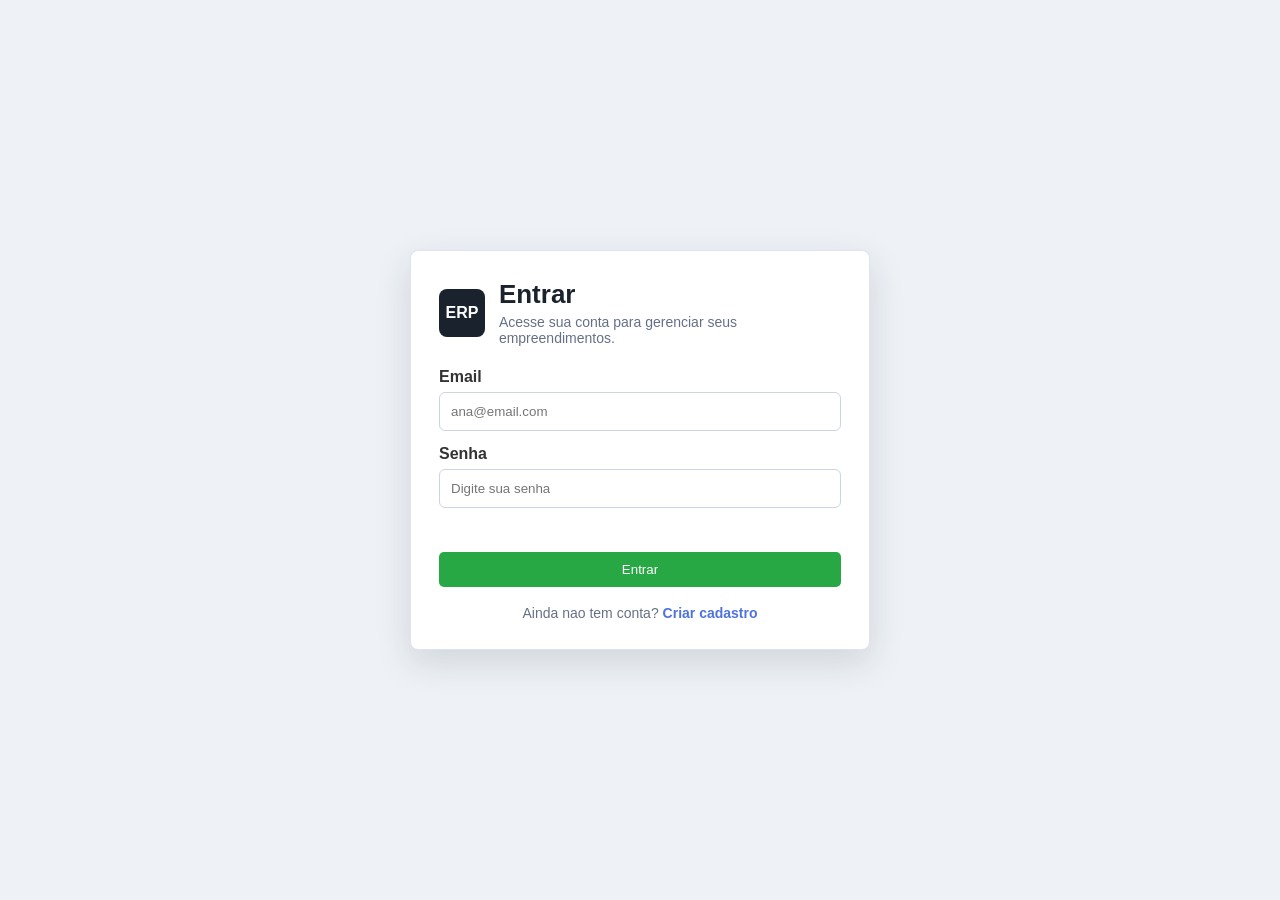
<file: Web/index.html>
<!DOCTYPE html>
<html lang="pt-br">
<head>
    <meta charset="UTF-8">
    <title>Login - Gestor ERP</title>
    <link rel="stylesheet" href="Login/login.css">
</head>
<body class="cadastro-page">
<main class="cadastro-container">
    <section class="cadastro-card">
        <div class="cadastro-header">
            <span class="brand-mark">ERP</span>
            <div>
                <h1>Entrar</h1>
                <p>Acesse sua conta para gerenciar seus empreendimentos.</p>
            </div>
        </div>

        <form id="formLogin" class="cadastro-form">
            <label for="emailLogin">Email</label>
            <input type="email" id="emailLogin" required placeholder="ana@email.com">

            <label for="senhaLogin">Senha</label>
            <input type="password" id="senhaLogin" required placeholder="Digite sua senha">

            <p id="erroLogin" class="form-error"></p>

            <button type="submit" class="btn-save">Entrar</button>
        </form>

        <p class="auth-link">Ainda nao tem conta? <a href="Cadastro/cadastro.html">Criar cadastro</a></p>
    </section>
</main>

<script src="Login/login.js"></script>
</body>
</html>
</file>
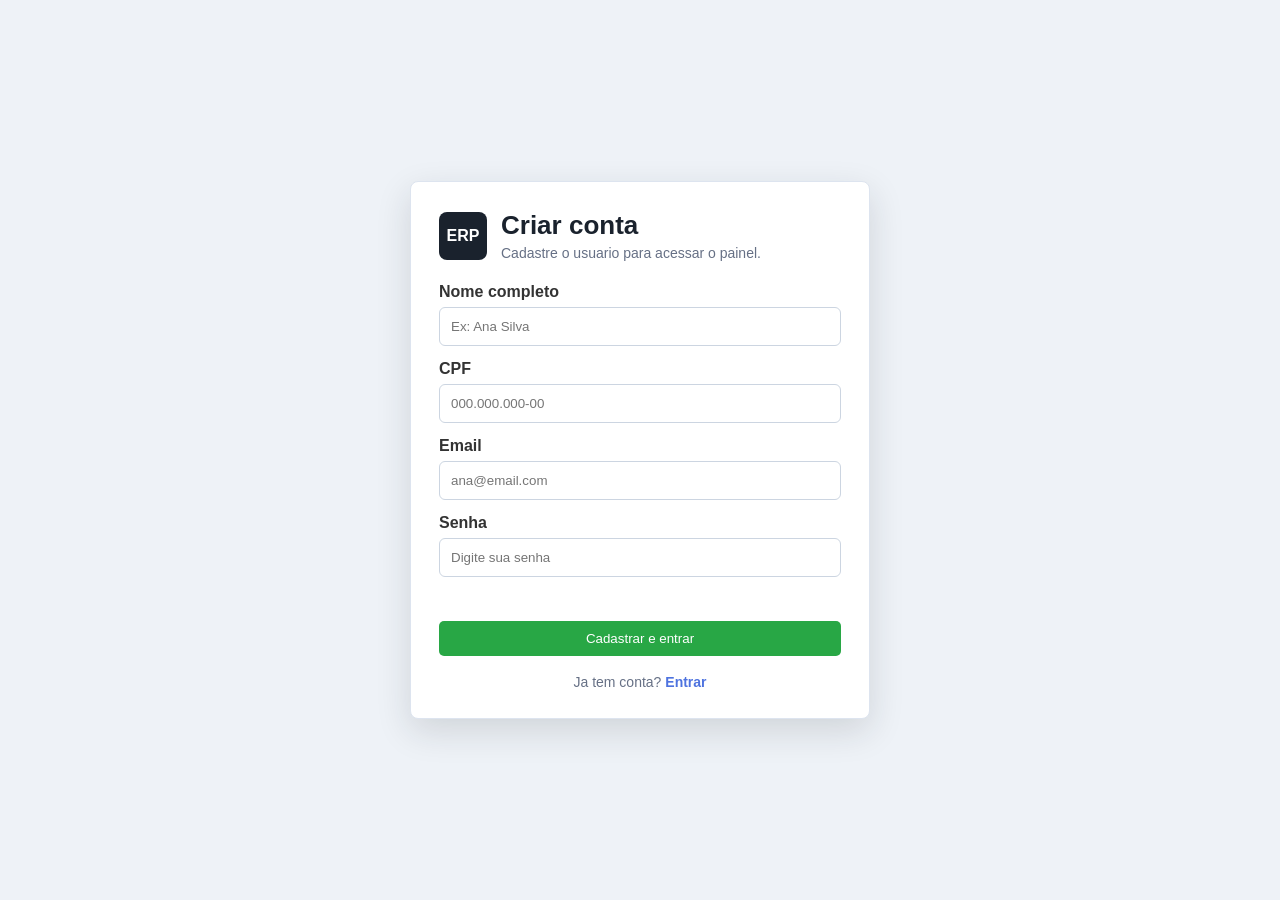
<file: Web/Cadastro/cadastro.html>
<!DOCTYPE html>
<html lang="pt-br">
<head>
    <meta charset="UTF-8">
    <title>Cadastro - Gestor ERP</title>
    <link rel="stylesheet" href="cadastro.css">
</head>
<body class="cadastro-page">
<main class="cadastro-container">
    <section class="cadastro-card">
        <div class="cadastro-header">
            <span class="brand-mark">ERP</span>
            <div>
                <h1>Criar conta</h1>
                <p>Cadastre o usuario para acessar o painel.</p>
            </div>
        </div>

        <form id="formCadastro" class="cadastro-form">
            <label for="nomeCadastro">Nome completo</label>
            <input type="text" id="nomeCadastro" required placeholder="Ex: Ana Silva">

            <label for="cpfCadastro">CPF</label>
            <input type="text" id="cpfCadastro" required placeholder="000.000.000-00">

            <label for="emailCadastro">Email</label>
            <input type="email" id="emailCadastro" required placeholder="ana@email.com">

            <label for="senhaCadastro">Senha</label>
            <input type="password" id="senhaCadastro" required minlength="8" placeholder="Digite sua senha">

            <p id="erroCadastro" class="form-error"></p>

            <button type="submit" class="btn-save">Cadastrar e entrar</button>
        </form>

        <p class="auth-link">Ja tem conta? <a href="../index.html">Entrar</a></p>
    </section>
</main>

<script src="cadastro.js"></script>
</body>
</html>
</file>
<file: Web/Login/login.css>
* {
    margin: 0;
    padding: 0;
    box-sizing: border-box;
    font-family: "Segoe UI", sans-serif;
}

.cadastro-page {
    display: flex;
    align-items: center;
    justify-content: center;
    background: #eef2f7;
    min-height: 100vh;
}

.cadastro-container {
    width: min(94vw, 460px);
}

.cadastro-card {
    background: white;
    border: 1px solid #dde4ef;
    border-radius: 8px;
    box-shadow: 0 12px 35px rgba(26, 34, 45, 0.14);
    padding: 28px;
}

.cadastro-header {
    display: flex;
    align-items: center;
    gap: 14px;
    margin-bottom: 22px;
}

.brand-mark {
    display: inline-flex;
    align-items: center;
    justify-content: center;
    width: 48px;
    height: 48px;
    border-radius: 8px;
    background: #1a222d;
    color: white;
    font-weight: 700;
}

.cadastro-header h1 {
    color: #1a222d;
    font-size: 26px;
    margin-bottom: 4px;
}

.cadastro-header p {
    color: #667085;
    font-size: 14px;
}

.cadastro-form label {
    display: block;
    color: #333;
    font-weight: 600;
    margin-top: 14px;
    margin-bottom: 6px;
}

.cadastro-form input {
    width: 100%;
    padding: 11px;
    border: 1px solid #ccd5e1;
    border-radius: 6px;
}

.cadastro-form input:focus {
    border-color: #4e73df;
    box-shadow: 0 0 0 3px rgba(78, 115, 223, 0.12);
    outline: none;
}

.btn-save {
    width: 100%;
    background: #28a745;
    color: white;
    padding: 10px;
    border: none;
    border-radius: 5px;
    cursor: pointer;
}

.form-error {
    color: #c0392b;
    min-height: 20px;
    margin: 12px 0;
    font-size: 14px;
}

.auth-link {
    color: #667085;
    font-size: 14px;
    margin-top: 18px;
    text-align: center;
}

.auth-link a {
    color: #4e73df;
    font-weight: 700;
    text-decoration: none;
}

.auth-link a:hover {
    text-decoration: underline;
}
</file>
<file: Web/Cadastro/cadastro.css>
* {
    margin: 0;
    padding: 0;
    box-sizing: border-box;
    font-family: "Segoe UI", sans-serif;
}

.cadastro-page {
    display: flex;
    align-items: center;
    justify-content: center;
    background: #eef2f7;
    min-height: 100vh;
}

.cadastro-container {
    width: min(94vw, 460px);
}

.cadastro-card {
    background: white;
    border: 1px solid #dde4ef;
    border-radius: 8px;
    box-shadow: 0 12px 35px rgba(26, 34, 45, 0.14);
    padding: 28px;
}

.cadastro-header {
    display: flex;
    align-items: center;
    gap: 14px;
    margin-bottom: 22px;
}

.brand-mark {
    display: inline-flex;
    align-items: center;
    justify-content: center;
    width: 48px;
    height: 48px;
    border-radius: 8px;
    background: #1a222d;
    color: white;
    font-weight: 700;
}

.cadastro-header h1 {
    color: #1a222d;
    font-size: 26px;
    margin-bottom: 4px;
}

.cadastro-header p {
    color: #667085;
    font-size: 14px;
}

.cadastro-form label {
    display: block;
    color: #333;
    font-weight: 600;
    margin-top: 14px;
    margin-bottom: 6px;
}

.cadastro-form input {
    width: 100%;
    padding: 11px;
    border: 1px solid #ccd5e1;
    border-radius: 6px;
}

.cadastro-form input:focus {
    border-color: #4e73df;
    box-shadow: 0 0 0 3px rgba(78, 115, 223, 0.12);
    outline: none;
}

.btn-save {
    width: 100%;
    background: #28a745;
    color: white;
    padding: 10px;
    border: none;
    border-radius: 5px;
    cursor: pointer;
}

.form-error {
    color: #c0392b;
    min-height: 20px;
    margin: 12px 0;
    font-size: 14px;
}

.auth-link {
    color: #667085;
    font-size: 14px;
    margin-top: 18px;
    text-align: center;
}

.auth-link a {
    color: #4e73df;
    font-weight: 700;
    text-decoration: none;
}

.auth-link a:hover {
    text-decoration: underline;
}
</file>
